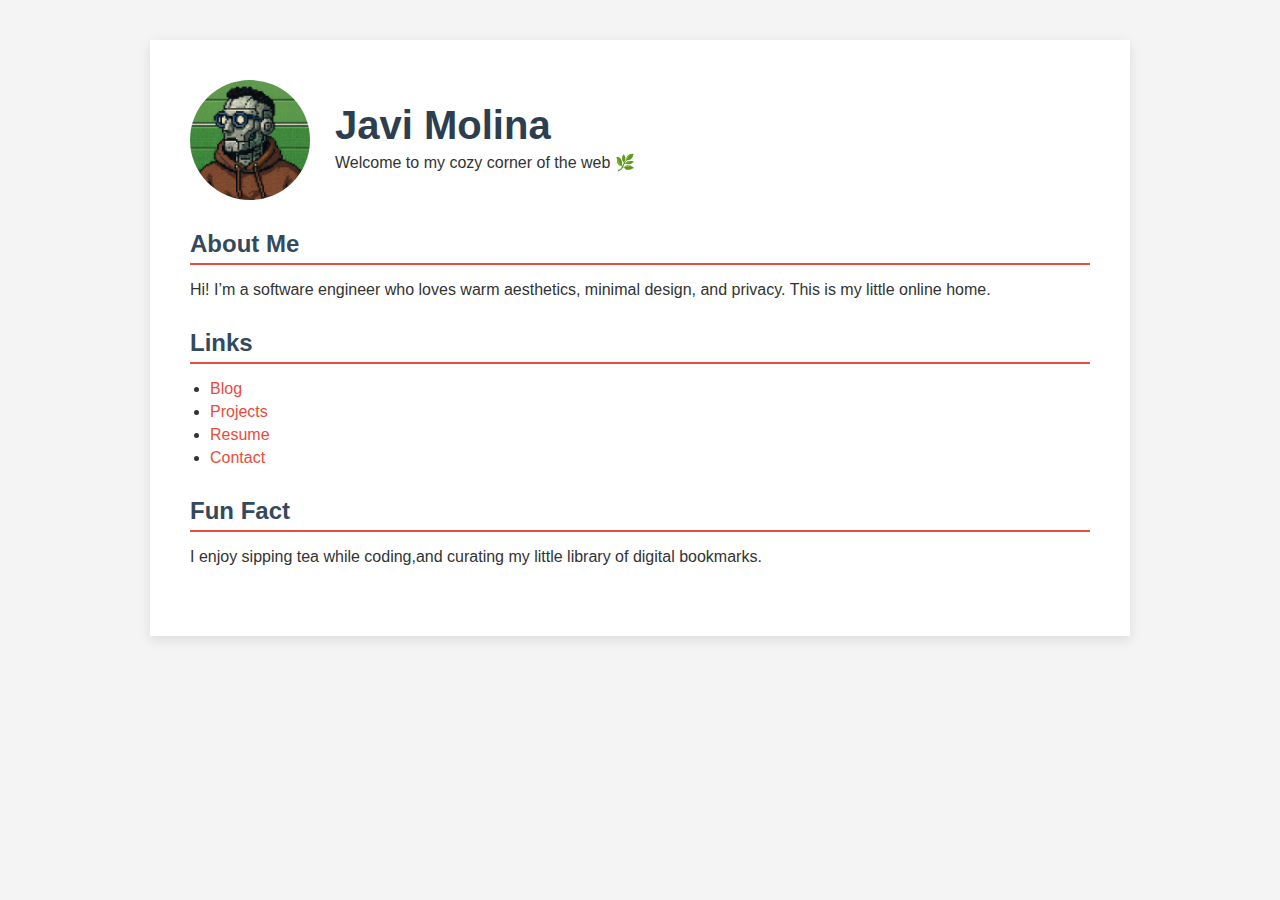
<file: index.html>
<!doctype html>
<html lang="en">
    <head>
        <meta charset="UTF-8" />
        <meta name="viewport" content="width=device-width, initial-scale=1.0" />
        <title>Javi Molina | Home</title>
        <link rel="stylesheet" href="styles.css" />
    </head>
    <body>
        <div class="container">
            <div class="header">
                <div class="photo">
                    <img src="photo.png" alt="Javi MOlina" />
                </div>
                <div class="header-info">
                    <h1>Javi Molina</h1>
                    <div>Welcome to my cozy corner of the web 🌿</div>
                </div>
            </div>

            <div class="section">
                <h2>About Me</h2>
                <p>
                    Hi! I’m a software engineer who loves warm aesthetics,
                    minimal design, and privacy. This is my little online home.
                </p>
            </div>

            <div class="section">
                <h2>Links</h2>
                <ul>
                    <li><a href="#">Blog</a></li>
                    <li><a href="#">Projects</a></li>
                    <li><a href="resume.html">Resume</a></li>
                    <li><a href="mailto:javi@kagi.es">Contact</a></li>
                </ul>
            </div>

            <div class="section">
                <h2>Fun Fact</h2>
                <p>
                    I enjoy sipping tea while coding,and curating my little
                    library of digital bookmarks.
                </p>
            </div>
        </div>
    </body>
</html>
</file>
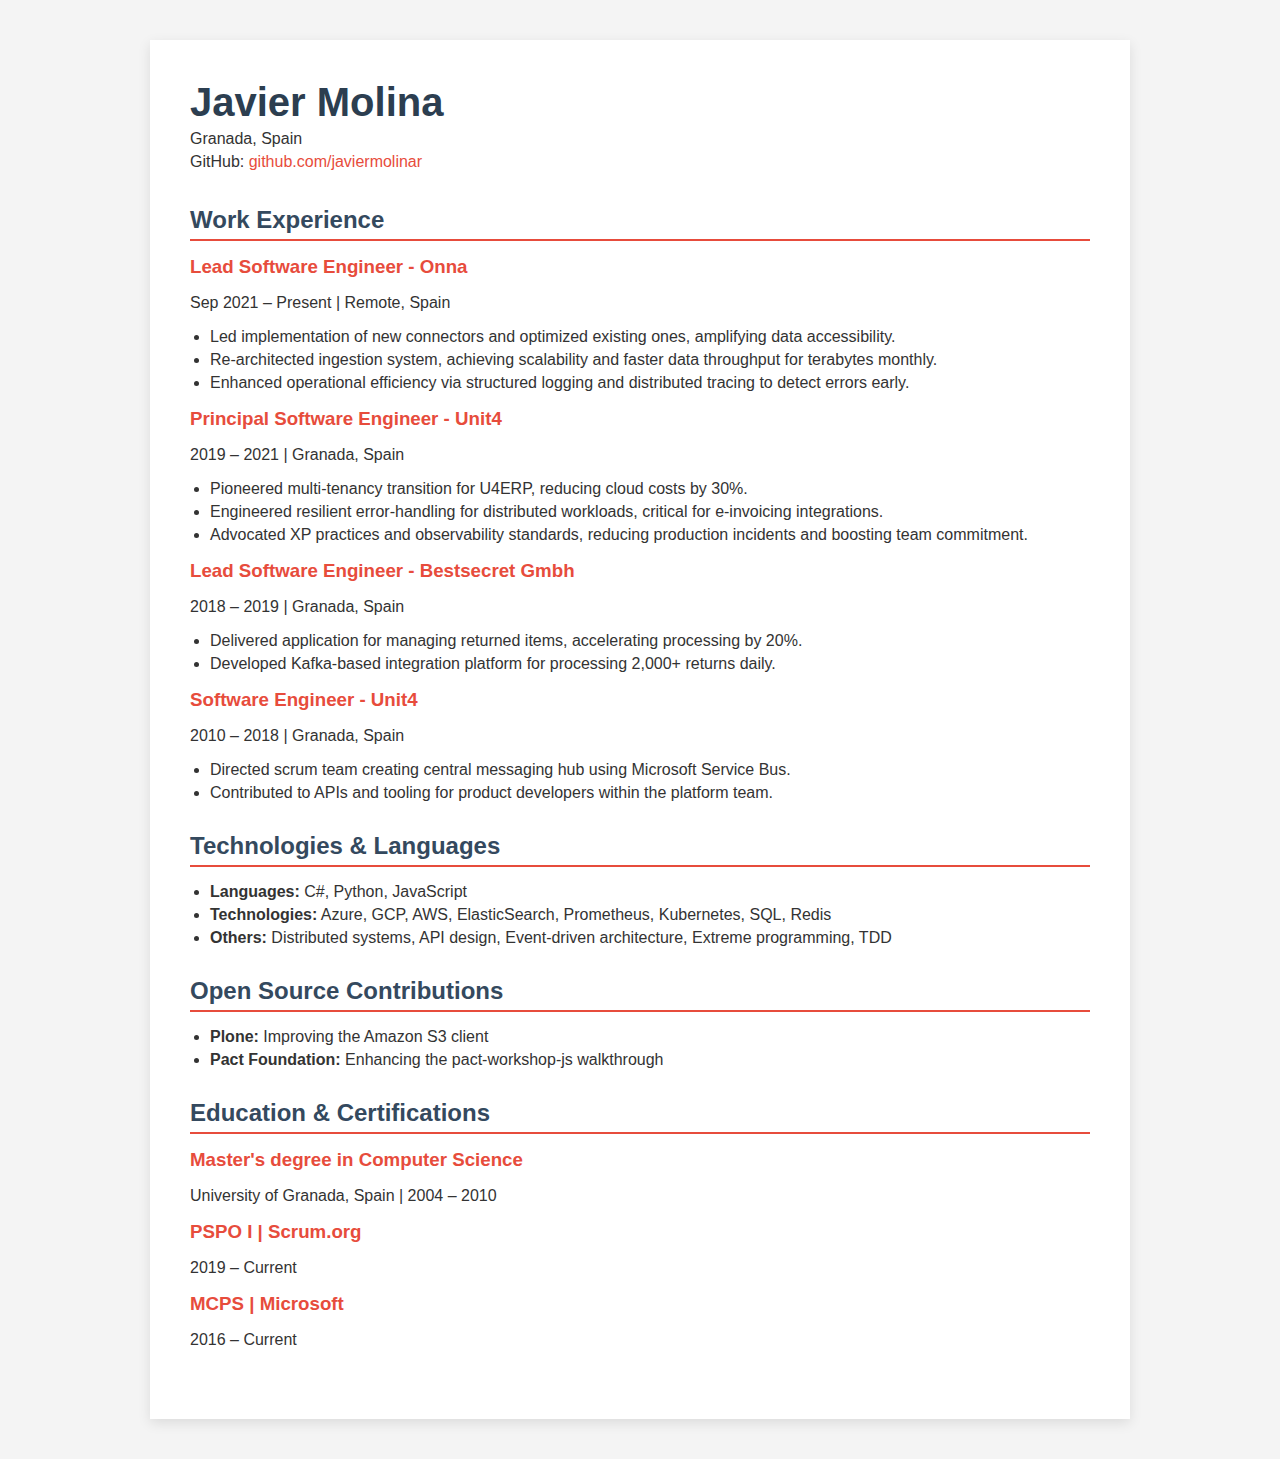
<file: resume.html>
<!doctype html>
<html lang="en">
    <head>
        <meta charset="UTF-8" />
        <meta name="viewport" content="width=device-width, initial-scale=1.0" />
        <title>Javi Molina - Resume</title>
        <link rel="stylesheet" href="styles.css" />
    </head>
    <body>
        <div class="container">
            <header class="header">
                <div class="header-info">
                    <h1>Javier Molina</h1>
                    <div>Granada, Spain</div>
                    <div>
                        GitHub:
                        <a
                            href="https://github.com/javiermolinar"
                            target="_blank"
                            >github.com/javiermolinar</a
                        >
                    </div>
                </div>
            </header>

            <section class="section experience">
                <h2>Work Experience</h2>

                <div>
                    <h3>Lead Software Engineer - Onna</h3>
                    <p>Sep 2021 – Present | Remote, Spain</p>
                    <ul>
                        <li>
                            Led implementation of new connectors and optimized
                            existing ones, amplifying data accessibility.
                        </li>
                        <li>
                            Re-architected ingestion system, achieving
                            scalability and faster data throughput for terabytes
                            monthly.
                        </li>
                        <li>
                            Enhanced operational efficiency via structured
                            logging and distributed tracing to detect errors
                            early.
                        </li>
                    </ul>
                </div>

                <div>
                    <h3>Principal Software Engineer - Unit4</h3>
                    <p>2019 – 2021 | Granada, Spain</p>
                    <ul>
                        <li>
                            Pioneered multi-tenancy transition for U4ERP,
                            reducing cloud costs by 30%.
                        </li>
                        <li>
                            Engineered resilient error-handling for distributed
                            workloads, critical for e-invoicing integrations.
                        </li>
                        <li>
                            Advocated XP practices and observability standards,
                            reducing production incidents and boosting team
                            commitment.
                        </li>
                    </ul>
                </div>

                <div>
                    <h3>Lead Software Engineer - Bestsecret Gmbh</h3>
                    <p>2018 – 2019 | Granada, Spain</p>
                    <ul>
                        <li>
                            Delivered application for managing returned items,
                            accelerating processing by 20%.
                        </li>
                        <li>
                            Developed Kafka-based integration platform for
                            processing 2,000+ returns daily.
                        </li>
                    </ul>
                </div>

                <div>
                    <h3>Software Engineer - Unit4</h3>
                    <p>2010 – 2018 | Granada, Spain</p>
                    <ul>
                        <li>
                            Directed scrum team creating central messaging hub
                            using Microsoft Service Bus.
                        </li>
                        <li>
                            Contributed to APIs and tooling for product
                            developers within the platform team.
                        </li>
                    </ul>
                </div>
            </section>

            <section class="section skills">
                <h2>Technologies & Languages</h2>
                <ul>
                    <li><strong>Languages:</strong> C#, Python, JavaScript</li>
                    <li>
                        <strong>Technologies:</strong> Azure, GCP, AWS,
                        ElasticSearch, Prometheus, Kubernetes, SQL, Redis
                    </li>
                    <li>
                        <strong>Others:</strong> Distributed systems, API
                        design, Event-driven architecture, Extreme programming,
                        TDD
                    </li>
                </ul>
            </section>

            <section class="section opensource">
                <h2>Open Source Contributions</h2>
                <ul>
                    <li>
                        <strong>Plone:</strong> Improving the Amazon S3 client
                    </li>
                    <li>
                        <strong>Pact Foundation:</strong> Enhancing the
                        pact-workshop-js walkthrough
                    </li>
                </ul>
            </section>

            <section class="section education">
                <h2>Education & Certifications</h2>
                <div>
                    <h3>Master's degree in Computer Science</h3>
                    <p>University of Granada, Spain | 2004 – 2010</p>
                </div>
                <div>
                    <h3>PSPO I | Scrum.org</h3>
                    <p>2019 – Current</p>
                </div>
                <div>
                    <h3>MCPS | Microsoft</h3>
                    <p>2016 – Current</p>
                </div>
            </section>
        </div>
    </body>
</html>
</file>
<file: styles.css>
body {
    font-family: "Segoe UI", Tahoma, Geneva, Verdana, sans-serif;
    background-color: #f4f4f4;
    margin: 0;
    padding: 0;
    color: #333;
}

.container {
    max-width: 900px;
    margin: 40px auto;
    background-color: #fff;
    padding: 40px;
    box-shadow: 0 4px 12px rgba(0, 0, 0, 0.1);
}

.header {
    display: flex;
    align-items: center;
    margin-bottom: 30px;
    flex-wrap: wrap;
}

.photo {
    width: 120px;
    height: 120px;
    border-radius: 50%;
    overflow: hidden;
    margin-right: 25px;
    flex-shrink: 0;
}

.photo img {
    width: 100%;
    height: 100%;
    object-fit: cover;
}

.header-info {
    flex: 1;
}

h1 {
    font-size: 2.5em;
    margin: 0 0 5px 0;
    color: #2c3e50;
}

h2 {
    font-size: 1.5em;
    color: #34495e;
    border-bottom: 2px solid #e74c3c;
    padding-bottom: 5px;
    margin-bottom: 15px;
}

h3 {
    margin: 5px 0;
    color: #e74c3c;
}

.header-info div {
    margin-bottom: 5px;
}

a {
    color: #e74c3c;
    text-decoration: none;
}

a:hover {
    text-decoration: underline;
}

.section {
    margin-bottom: 30px;
}

.contact-card {
    background-color: #fff8f0;
    padding: 20px;
    border-radius: 10px;
    box-shadow: 0 4px 12px rgba(0, 0, 0, 0.08);
}

.contact-card p {
    margin: 0;
    font-size: 1em;
}

ul {
    padding-left: 20px;
}

ul li {
    margin-bottom: 5px;
}

@media print {
    body {
        background-color: #fff;
    }
    .container {
        box-shadow: none;
        margin: 0;
        padding: 20px;
    }
}
</file>
